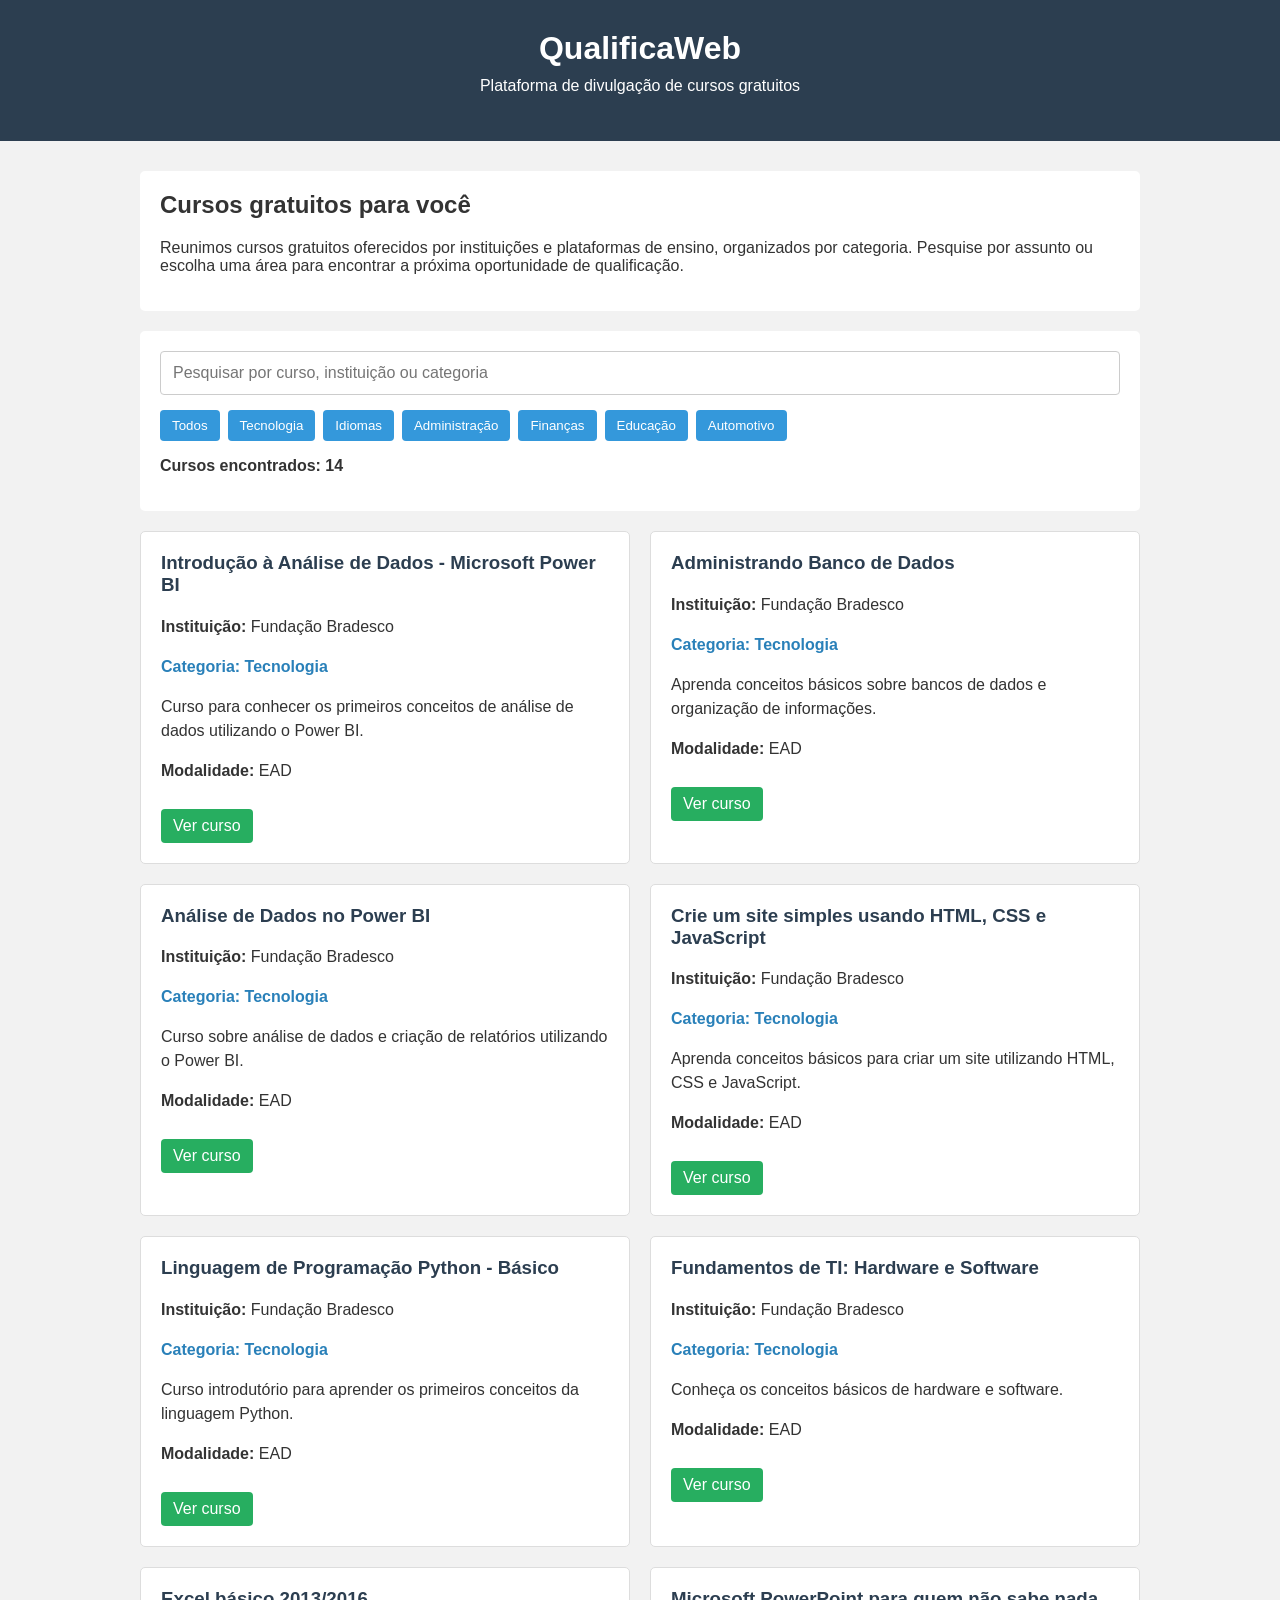
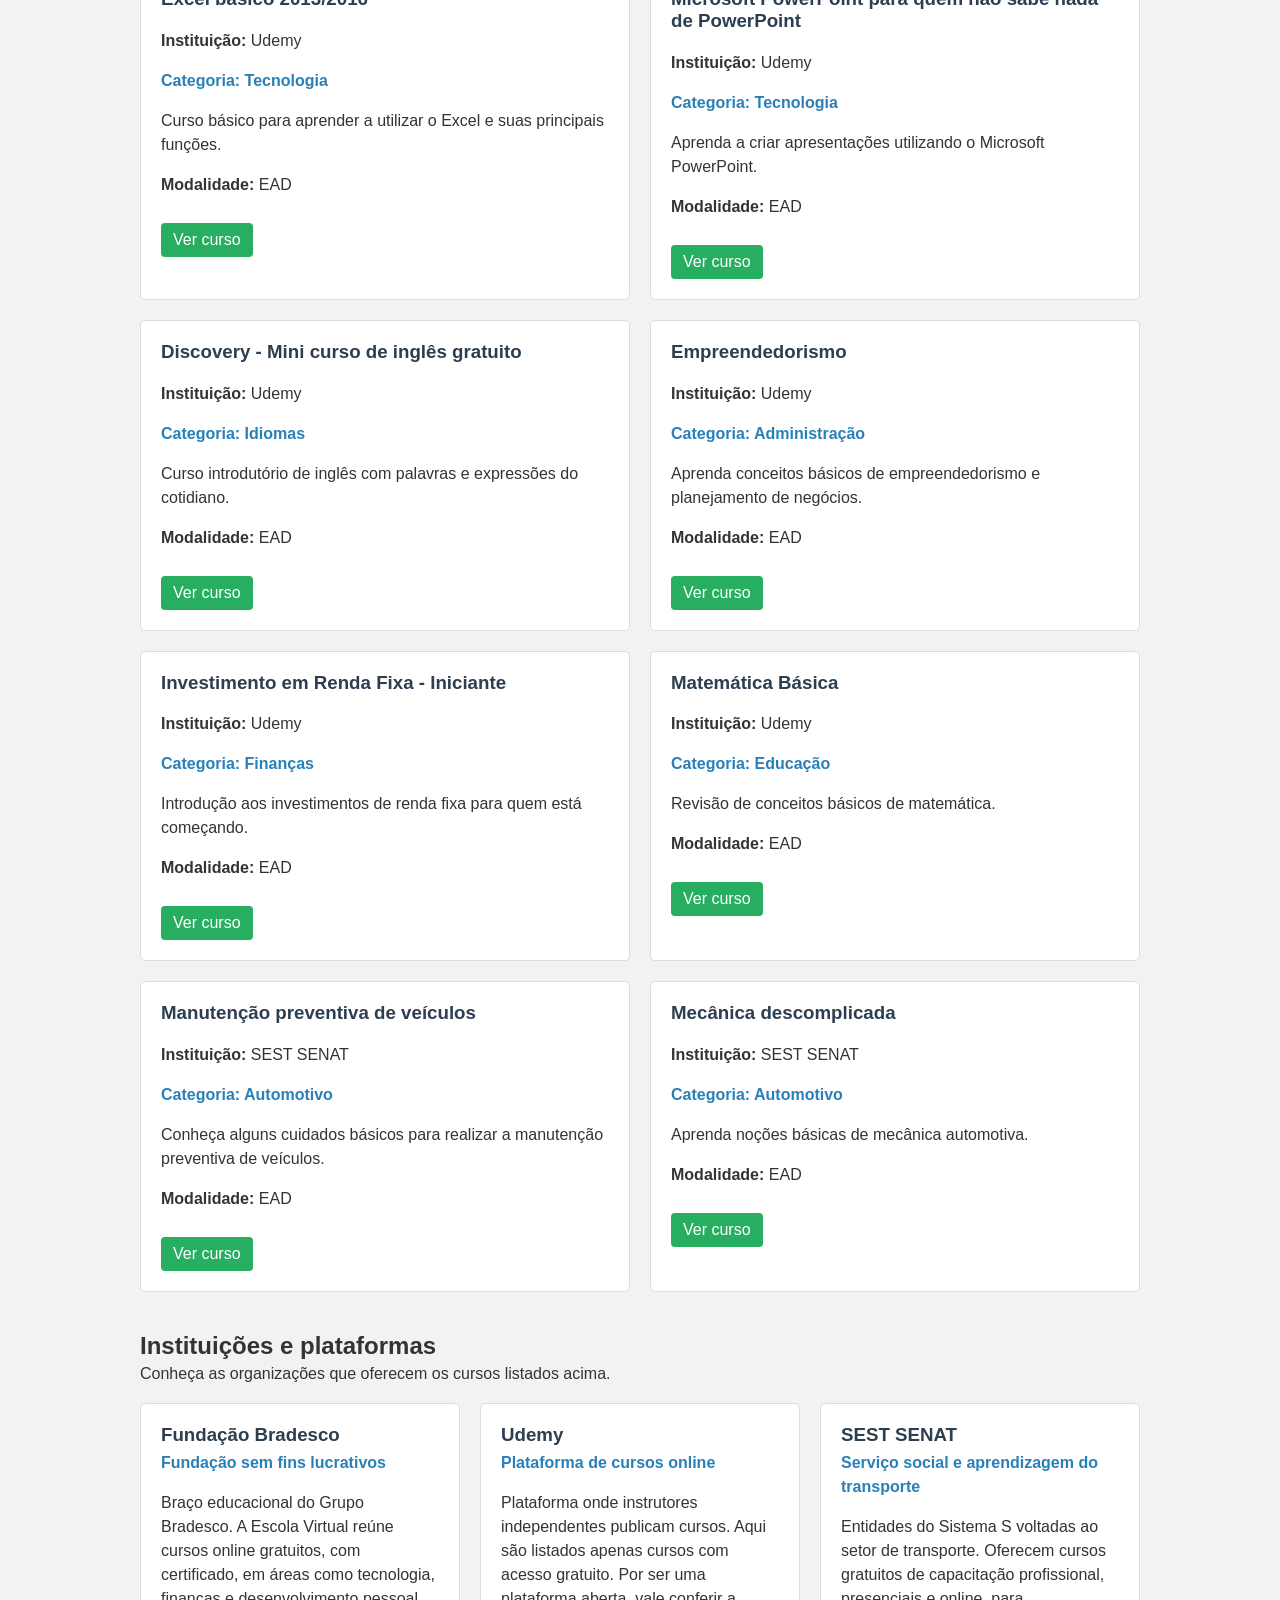
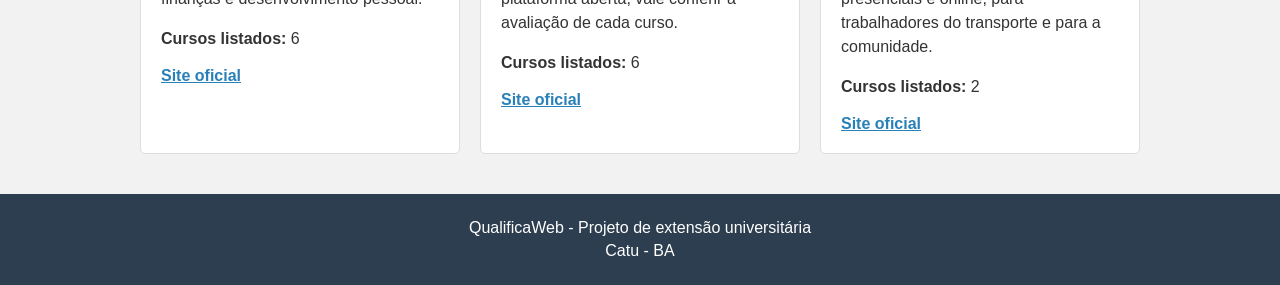
<file: index.html>
<!DOCTYPE html>
<html lang="pt-BR">
<head>
    <meta charset="UTF-8">
    <meta name="viewport" content="width=device-width, initial-scale=1.0">
    <title>QualificaWeb - Cursos Gratuitos</title>
    <link rel="stylesheet" href="style.css">
</head>
<body>

    <header>
        <h1>QualificaWeb</h1>
        <p>Plataforma de divulgação de cursos gratuitos</p>
    </header>

    <main>

        <section class="introducao">
            <h2>Cursos gratuitos para você</h2>
            <p>
                Reunimos cursos gratuitos oferecidos por instituições e plataformas
                de ensino, organizados por categoria. Pesquise por assunto ou escolha
                uma área para encontrar a próxima oportunidade de qualificação.
            </p>
        </section>

        <section class="filtros">
            <input type="text" id="campoBusca" placeholder="Pesquisar por curso, instituição ou categoria" aria-label="Pesquisar cursos">

            <div id="categorias">
                <button onclick="filtrarCategoria('Todos')">Todos</button>
                <button onclick="filtrarCategoria('Tecnologia')">Tecnologia</button>
                <button onclick="filtrarCategoria('Idiomas')">Idiomas</button>
                <button onclick="filtrarCategoria('Administração')">Administração</button>
                <button onclick="filtrarCategoria('Finanças')">Finanças</button>
                <button onclick="filtrarCategoria('Educação')">Educação</button>
                <button onclick="filtrarCategoria('Automotivo')">Automotivo</button>
            </div>

            <p id="quantidade"></p>
        </section>

        <section class="lista-cursos" id="listaCursos"></section>

        <div id="nenhumCurso">
            <p>Nenhum curso encontrado. Tente outra palavra ou escolha outra categoria.</p>
        </div>

        <section class="instituicoes" id="instituicoes">
            <h2>Instituições e plataformas</h2>
            <p>Conheça as organizações que oferecem os cursos listados acima.</p>
            <div class="lista-instituicoes" id="listaInstituicoes"></div>
        </section>

    </main>

    <footer>
        <p>QualificaWeb - Projeto de extensão universitária</p>
        <p>Catu - BA</p>
    </footer>

    <script src="script.js"></script>

</body>
</html>
</file>
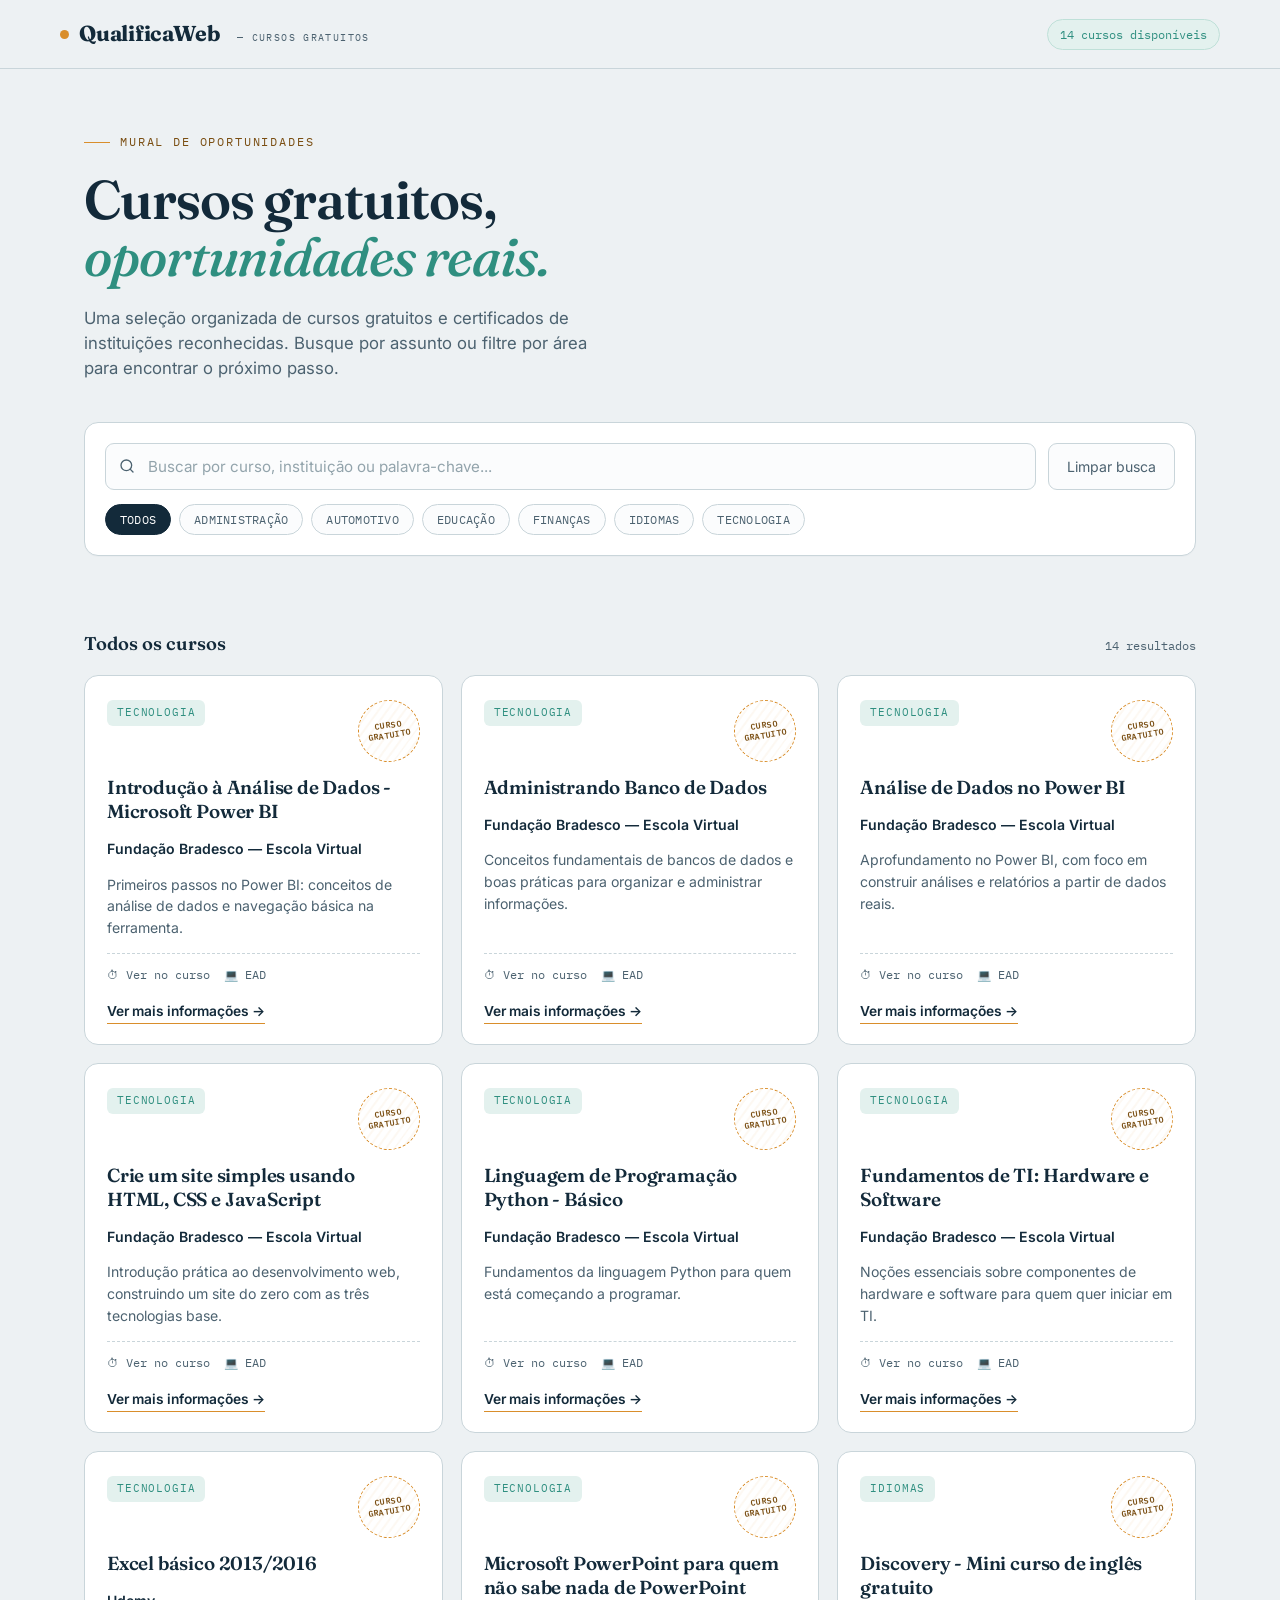
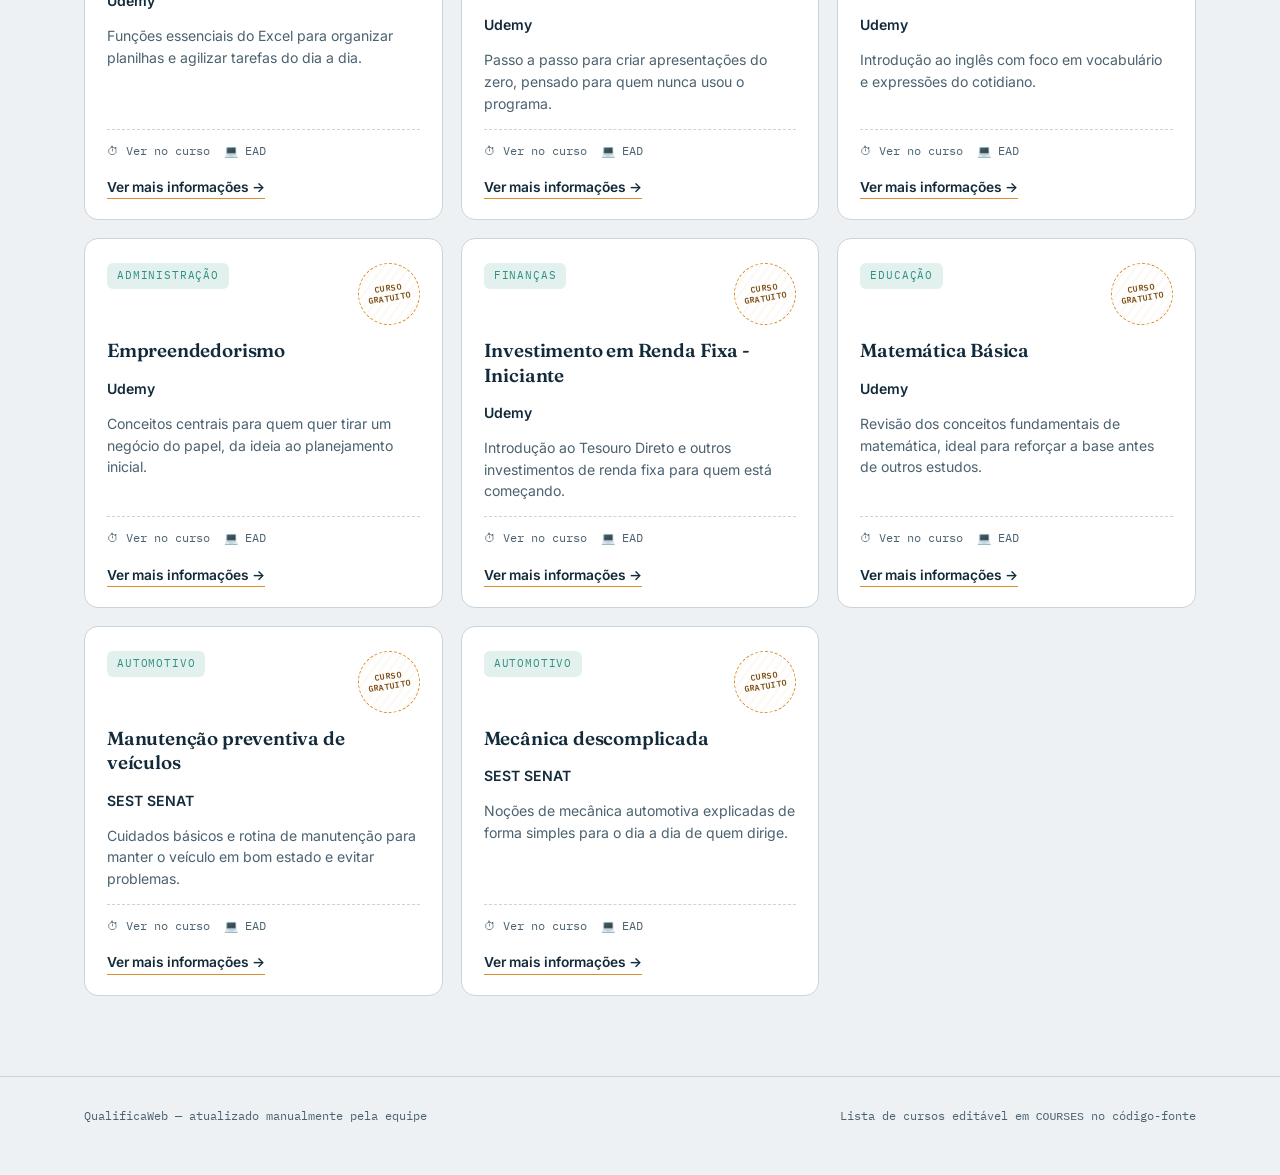
<file: Index.html>
<!DOCTYPE html>
<html lang="pt-BR">
<head>
<meta charset="UTF-8">
<meta name="viewport" content="width=device-width, initial-scale=1.0">
<title>QualificaWeb — Cursos gratuitos, oportunidades reais</title>
<link rel="preconnect" href="https://fonts.googleapis.com">
<link href="https://fonts.googleapis.com/css2?family=Fraunces:ital,opsz,wght@0,9..144,400;0,9..144,600;0,9..144,700;1,9..144,500&family=Inter:wght@400;500;600;700&family=IBM+Plex+Mono:wght@400;500&display=swap" rel="stylesheet">
<style>
  :root{
    --bg: #EDF1F3;
    --bg-card: #FFFFFF;
    --ink: #132A3A;
    --ink-soft: #4C6270;
    --line: #C9D5DA;
    --accent: #D98E2B;
    --accent-ink: #7A4E12;
    --teal: #2F8F80;
    --teal-bg: #E3F1EE;
    --coral: #C2542F;

    --display: 'Fraunces', serif;
    --body: 'Inter', sans-serif;
    --mono: 'IBM Plex Mono', monospace;
  }

  *{ box-sizing: border-box; margin:0; padding:0; }

  body{
    background: var(--bg);
    color: var(--ink);
    font-family: var(--body);
    line-height: 1.5;
    -webkit-font-smoothing: antialiased;
  }

  a{ color: inherit; }

  .wrap{
    max-width: 1160px;
    margin: 0 auto;
    padding: 0 24px;
  }

  /* ---------- HEADER ---------- */

  header.site{
    border-bottom: 1px solid var(--line);
    background: var(--bg);
    position: sticky;
    top: 0;
    z-index: 20;
  }

  .site-bar{
    display:flex;
    align-items:center;
    justify-content:space-between;
    padding: 18px 0;
  }

  .brand{
    display:flex;
    align-items:baseline;
    gap: 10px;
    font-family: var(--display);
    font-weight: 700;
    font-size: 1.35rem;
    letter-spacing: -0.01em;
  }

  .brand .dot{
    width: 9px; height:9px; border-radius:50%;
    background: var(--accent);
    display:inline-block;
    transform: translateY(-2px);
  }

  .brand small{
    font-family: var(--mono);
    font-weight: 400;
    font-size: 0.62rem;
    letter-spacing: 0.14em;
    text-transform: uppercase;
    color: var(--ink-soft);
  }

  .count-pill{
    font-family: var(--mono);
    font-size: 0.72rem;
    color: var(--teal);
    background: var(--teal-bg);
    border: 1px solid #bfe0d8;
    padding: 6px 12px;
    border-radius: 100px;
    white-space: nowrap;
  }

  /* ---------- HERO ---------- */

  .hero{
    padding: 64px 0 40px;
    position: relative;
    overflow: hidden;
  }

  .hero-eyebrow{
    font-family: var(--mono);
    font-size: 0.72rem;
    letter-spacing: 0.16em;
    text-transform: uppercase;
    color: var(--accent-ink);
    display:flex;
    align-items:center;
    gap:10px;
    margin-bottom: 20px;
  }

  .hero-eyebrow::before{
    content:"";
    width: 26px; height:1px;
    background: var(--accent);
  }

  h1.headline{
    font-family: var(--display);
    font-weight: 600;
    font-size: clamp(2.1rem, 5vw, 3.4rem);
    line-height: 1.06;
    letter-spacing: -0.02em;
    max-width: 15ch;
    color: var(--ink);
  }

  h1.headline em{
    font-style: italic;
    font-weight: 500;
    color: var(--teal);
  }

  .hero-sub{
    margin-top: 20px;
    max-width: 46ch;
    font-size: 1.05rem;
    color: var(--ink-soft);
  }

  /* ---------- SEARCH / FILTER BOARD ---------- */

  .board{
    margin-top: 40px;
    background: var(--bg-card);
    border: 1px solid var(--line);
    border-radius: 14px;
    padding: 20px;
    box-shadow: 0 1px 0 rgba(19,42,58,0.02);
  }

  .search-row{
    display:flex;
    gap: 12px;
    flex-wrap: wrap;
  }

  .search-input-wrap{
    flex: 1 1 260px;
    position: relative;
  }

  .search-input-wrap svg{
    position:absolute;
    left: 14px; top: 50%;
    transform: translateY(-50%);
    color: var(--ink-soft);
  }

  #searchInput{
    width: 100%;
    padding: 13px 16px 13px 42px;
    border: 1px solid var(--line);
    border-radius: 9px;
    font-family: var(--body);
    font-size: 0.95rem;
    background: #FBFCFD;
    color: var(--ink);
    outline: none;
    transition: border-color .15s ease, background .15s ease;
  }

  #searchInput:focus{
    border-color: var(--teal);
    background: #fff;
  }

  #searchInput::placeholder{ color: #93A4AC; }

  .clear-btn{
    border: 1px solid var(--line);
    background: #FBFCFD;
    color: var(--ink-soft);
    font-family: var(--body);
    font-size: 0.88rem;
    padding: 0 18px;
    border-radius: 9px;
    cursor: pointer;
    transition: background .15s ease, color .15s ease;
  }
  .clear-btn:hover{ background: #F1F4F5; color: var(--ink); }
  .clear-btn:focus-visible, #searchInput:focus-visible, .chip:focus-visible, .card-link:focus-visible{
    outline: 2px solid var(--teal);
    outline-offset: 2px;
  }

  .chip-row{
    margin-top: 14px;
    display:flex;
    gap: 8px;
    flex-wrap: wrap;
  }

  .chip{
    font-family: var(--mono);
    font-size: 0.76rem;
    letter-spacing: 0.02em;
    padding: 7px 14px;
    border-radius: 100px;
    border: 1px solid var(--line);
    background: #FBFCFD;
    color: var(--ink-soft);
    cursor: pointer;
    transition: all .15s ease;
    text-transform: uppercase;
  }

  .chip:hover{ border-color: var(--teal); color: var(--teal); }

  .chip.active{
    background: var(--ink);
    border-color: var(--ink);
    color: #fff;
  }

  /* ---------- RESULTS META ---------- */

  .results-meta{
    margin: 34px 0 18px;
    display:flex;
    align-items: baseline;
    justify-content: space-between;
    flex-wrap: wrap;
    gap: 8px;
  }

  .results-meta h2{
    font-family: var(--display);
    font-weight: 600;
    font-size: 1.15rem;
  }

  .results-meta .sub{
    font-family: var(--mono);
    font-size: 0.76rem;
    color: var(--ink-soft);
  }

  /* ---------- GRID / CARDS ---------- */

  .grid{
    display:grid;
    grid-template-columns: repeat(auto-fill, minmax(300px, 1fr));
    gap: 18px;
    padding-bottom: 80px;
  }

  .card{
    position: relative;
    background: var(--bg-card);
    border: 1px solid var(--line);
    border-radius: 14px;
    padding: 24px 22px 20px;
    display:flex;
    flex-direction: column;
    gap: 14px;
    transition: transform .18s ease, box-shadow .18s ease, border-color .18s ease;
  }

  .card:hover{
    transform: translateY(-3px);
    box-shadow: 0 14px 28px -18px rgba(19,42,58,0.35);
    border-color: #b8c7ce;
  }

  .card-top{
    display:flex;
    justify-content: space-between;
    align-items: flex-start;
    gap: 12px;
  }

  .cat-tag{
    font-family: var(--mono);
    font-size: 0.66rem;
    letter-spacing: 0.08em;
    text-transform: uppercase;
    color: var(--teal);
    background: var(--teal-bg);
    padding: 5px 10px;
    border-radius: 6px;
    white-space: nowrap;
  }

  /* signature stamp */
  .stamp{
    flex-shrink: 0;
    width: 62px; height: 62px;
    border-radius: 50%;
    border: 1.5px dashed var(--accent);
    color: var(--accent-ink);
    display:flex;
    align-items:center;
    justify-content:center;
    text-align:center;
    font-family: var(--mono);
    font-size: 0.52rem;
    letter-spacing: 0.05em;
    line-height: 1.15;
    text-transform: uppercase;
    transform: rotate(-9deg);
    background: repeating-linear-gradient(135deg, rgba(217,142,43,0.06) 0px, rgba(217,142,43,0.06) 2px, transparent 2px, transparent 7px);
    font-weight: 600;
  }

  .card-title{
    font-family: var(--display);
    font-weight: 600;
    font-size: 1.18rem;
    line-height: 1.28;
    letter-spacing: -0.01em;
  }

  .card-inst{
    font-size: 0.88rem;
    color: var(--ink-soft);
  }

  .card-inst strong{ color: var(--ink); font-weight: 600; }

  .card-desc{
    font-size: 0.88rem;
    color: var(--ink-soft);
    line-height: 1.55;
    flex: 1;
  }

  .card-meta{
    display:flex;
    gap: 14px;
    flex-wrap: wrap;
    font-family: var(--mono);
    font-size: 0.72rem;
    color: var(--ink-soft);
    border-top: 1px dashed var(--line);
    padding-top: 12px;
  }

  .card-meta span{ display:flex; align-items:center; gap:5px; }

  .card-link{
    margin-top: 4px;
    display:inline-flex;
    align-items:center;
    gap: 6px;
    font-size: 0.86rem;
    font-weight: 600;
    color: var(--ink);
    text-decoration: none;
    border-bottom: 1.5px solid var(--accent);
    width: fit-content;
    padding-bottom: 1px;
    transition: gap .15s ease;
  }
  .card-link:hover{ gap: 10px; }

  /* ---------- EMPTY STATE ---------- */

  .empty{
    display:none;
    padding: 70px 20px;
    text-align:center;
    border: 1px dashed var(--line);
    border-radius: 14px;
    margin-bottom: 80px;
  }

  .empty.show{ display:block; }

  .empty h3{
    font-family: var(--display);
    font-size: 1.3rem;
    margin-bottom: 8px;
  }

  .empty p{ color: var(--ink-soft); font-size: 0.92rem; }

  /* ---------- FOOTER ---------- */

  footer{
    border-top: 1px solid var(--line);
    padding: 30px 0 50px;
  }

  footer .wrap{
    display:flex;
    justify-content: space-between;
    align-items:center;
    flex-wrap: wrap;
    gap: 12px;
  }

  footer p{
    font-family: var(--mono);
    font-size: 0.72rem;
    color: var(--ink-soft);
  }

  @media (max-width: 560px){
    .hero{ padding: 44px 0 28px; }
    .search-row{ flex-direction: column; }
    .clear-btn{ padding: 12px; }
  }

  @media (prefers-reduced-motion: reduce){
    *{ transition: none !important; }
  }
</style>
</head>
<body>

<header class="site">
  <div class="wrap site-bar">
    <div class="brand">
      <span class="dot"></span>QualificaWeb
      <small>&nbsp;— cursos gratuitos</small>
    </div>
    <div class="count-pill" id="countPill">— cursos disponíveis</div>
  </div>
</header>

<section class="hero">
  <div class="wrap">
    <p class="hero-eyebrow">Mural de oportunidades</p>
    <h1 class="headline">Cursos gratuitos, <em>oportunidades reais.</em></h1>
    <p class="hero-sub">Uma seleção organizada de cursos gratuitos e certificados de instituições reconhecidas. Busque por assunto ou filtre por área para encontrar o próximo passo.</p>

    <div class="board">
      <div class="search-row">
        <div class="search-input-wrap">
          <svg width="16" height="16" viewBox="0 0 24 24" fill="none" stroke="currentColor" stroke-width="2" stroke-linecap="round" stroke-linejoin="round"><circle cx="11" cy="11" r="8"></circle><line x1="21" y1="21" x2="16.65" y2="16.65"></line></svg>
          <input type="text" id="searchInput" placeholder="Buscar por curso, instituição ou palavra-chave...">
        </div>
        <button class="clear-btn" id="clearBtn">Limpar busca</button>
      </div>
      <div class="chip-row" id="chipRow"></div>
    </div>
  </div>
</section>

<main class="wrap">
  <div class="results-meta">
    <h2 id="resultsTitle">Todos os cursos</h2>
    <span class="sub" id="resultsCount"></span>
  </div>

  <div class="grid" id="grid"></div>

  <div class="empty" id="emptyState">
    <h3>Nenhum curso encontrado</h3>
    <p>Tente outra palavra-chave ou remova o filtro de área selecionado.</p>
  </div>
</main>

<footer>
  <div class="wrap">
    <p>QualificaWeb — atualizado manualmente pela equipe</p>
    <p>Lista de cursos editável em <code>COURSES</code> no código-fonte</p>
  </div>
</footer>

<script>
/* =====================================================================
   LISTA DE CURSOS — edite este array para adicionar, remover ou alterar
   cursos. Cada objeto é um curso. Campos:
   - title: nome do curso
   - institution: quem oferece
   - category: uma das categorias usadas nos filtros (veja CATEGORIES)
   - description: resumo curto (1-2 frases)
   - duration: ex "20h", "3 semanas"
   - modality: "EAD" ou "Presencial"
   - link: URL para inscrição/mais informações
===================================================================== */

const COURSES = [
  {
    title: "Introdução à Análise de Dados - Microsoft Power BI",
    institution: "Fundação Bradesco — Escola Virtual",
    category: "Tecnologia",
    description: "Primeiros passos no Power BI: conceitos de análise de dados e navegação básica na ferramenta.",
    duration: "Ver no curso",
    modality: "EAD",
    link: "https://www.ev.org.br/cursos/introducao-a-analise-de-dados-microsoft-power-bi"
  },
  {
    title: "Administrando Banco de Dados",
    institution: "Fundação Bradesco — Escola Virtual",
    category: "Tecnologia",
    description: "Conceitos fundamentais de bancos de dados e boas práticas para organizar e administrar informações.",
    duration: "Ver no curso",
    modality: "EAD",
    link: "https://www.ev.org.br/cursos/administrando-banco-de-dados"
  },
  {
    title: "Análise de Dados no Power BI",
    institution: "Fundação Bradesco — Escola Virtual",
    category: "Tecnologia",
    description: "Aprofundamento no Power BI, com foco em construir análises e relatórios a partir de dados reais.",
    duration: "Ver no curso",
    modality: "EAD",
    link: "https://www.ev.org.br/cursos/analise-de-dados-no-power-bi"
  },
  {
    title: "Crie um site simples usando HTML, CSS e JavaScript",
    institution: "Fundação Bradesco — Escola Virtual",
    category: "Tecnologia",
    description: "Introdução prática ao desenvolvimento web, construindo um site do zero com as três tecnologias base.",
    duration: "Ver no curso",
    modality: "EAD",
    link: "https://www.ev.org.br/cursos/crie-um-site-simples-usando-html-css-e-javascript"
  },
  {
    title: "Linguagem de Programação Python - Básico",
    institution: "Fundação Bradesco — Escola Virtual",
    category: "Tecnologia",
    description: "Fundamentos da linguagem Python para quem está começando a programar.",
    duration: "Ver no curso",
    modality: "EAD",
    link: "https://www.ev.org.br/cursos/linguagem-de-programacao-python-basico"
  },
  {
    title: "Fundamentos de TI: Hardware e Software",
    institution: "Fundação Bradesco — Escola Virtual",
    category: "Tecnologia",
    description: "Noções essenciais sobre componentes de hardware e software para quem quer iniciar em TI.",
    duration: "Ver no curso",
    modality: "EAD",
    link: "https://www.ev.org.br/cursos/fundamentos-de-ti-hardware-e-software"
  },
  {
    title: "Excel básico 2013/2016",
    institution: "Udemy",
    category: "Tecnologia",
    description: "Funções essenciais do Excel para organizar planilhas e agilizar tarefas do dia a dia.",
    duration: "Ver no curso",
    modality: "EAD",
    link: "https://www.udemy.com/course/excel-basico-20132016/"
  },
  {
    title: "Microsoft PowerPoint para quem não sabe nada de PowerPoint",
    institution: "Udemy",
    category: "Tecnologia",
    description: "Passo a passo para criar apresentações do zero, pensado para quem nunca usou o programa.",
    duration: "Ver no curso",
    modality: "EAD",
    link: "https://www.udemy.com/course/powerpoint-para-quem-nao-sabe-nada-de-powerpoint/"
  },
  {
    title: "Discovery - Mini curso de inglês gratuito",
    institution: "Udemy",
    category: "Idiomas",
    description: "Introdução ao inglês com foco em vocabulário e expressões do cotidiano.",
    duration: "Ver no curso",
    modality: "EAD",
    link: "https://www.udemy.com/course/mini-curso-de-ingles-gratuito/"
  },
  {
    title: "Empreendedorismo",
    institution: "Udemy",
    category: "Administração",
    description: "Conceitos centrais para quem quer tirar um negócio do papel, da ideia ao planejamento inicial.",
    duration: "Ver no curso",
    modality: "EAD",
    link: "https://www.udemy.com/course/curso-de-empreendedorismo/"
  },
  {
    title: "Investimento em Renda Fixa - Iniciante",
    institution: "Udemy",
    category: "Finanças",
    description: "Introdução ao Tesouro Direto e outros investimentos de renda fixa para quem está começando.",
    duration: "Ver no curso",
    modality: "EAD",
    link: "https://www.udemy.com/course/tesouro-direto-intermediario-e-avancado/"
  },
  {
    title: "Matemática Básica",
    institution: "Udemy",
    category: "Educação",
    description: "Revisão dos conceitos fundamentais de matemática, ideal para reforçar a base antes de outros estudos.",
    duration: "Ver no curso",
    modality: "EAD",
    link: "https://www.udemy.com/course/matematica-basica-denis-wiener/"
  },
  {
    title: "Manutenção preventiva de veículos",
    institution: "SEST SENAT",
    category: "Automotivo",
    description: "Cuidados básicos e rotina de manutenção para manter o veículo em bom estado e evitar problemas.",
    duration: "Ver no curso",
    modality: "EAD",
    link: "https://digital.sestsenat.org.br/cursos/manutencao-preventiva-de-veiculos"
  },
  {
    title: "Mecânica descomplicada",
    institution: "SEST SENAT",
    category: "Automotivo",
    description: "Noções de mecânica automotiva explicadas de forma simples para o dia a dia de quem dirige.",
    duration: "Ver no curso",
    modality: "EAD",
    link: "https://digital.sestsenat.org.br/cursos/mecanica-descomplicada"
  }
];

const CATEGORIES = ["Todos", ...Array.from(new Set(COURSES.map(c => c.category))).sort()];

/* ===================================================================== */

let activeCategory = "Todos";
let searchTerm = "";

const grid = document.getElementById('grid');
const chipRow = document.getElementById('chipRow');
const emptyState = document.getElementById('emptyState');
const resultsTitle = document.getElementById('resultsTitle');
const resultsCount = document.getElementById('resultsCount');
const countPill = document.getElementById('countPill');
const searchInput = document.getElementById('searchInput');
const clearBtn = document.getElementById('clearBtn');

function renderChips(){
  chipRow.innerHTML = "";
  CATEGORIES.forEach(cat => {
    const chip = document.createElement('button');
    chip.className = 'chip' + (cat === activeCategory ? ' active' : '');
    chip.textContent = cat;
    chip.setAttribute('type', 'button');
    chip.addEventListener('click', () => {
      activeCategory = cat;
      renderChips();
      renderGrid();
    });
    chipRow.appendChild(chip);
  });
}

function stampWords(){
  return ["Curso", "Gratuito"];
}

function cardHTML(course){
  const [w1, w2] = stampWords();
  return `
    <article class="card">
      <div class="card-top">
        <span class="cat-tag">${course.category}</span>
        <div class="stamp" aria-hidden="true">${w1}<br>${w2}</div>
      </div>
      <h3 class="card-title">${course.title}</h3>
      <p class="card-inst"><strong>${course.institution}</strong></p>
      <p class="card-desc">${course.description}</p>
      <div class="card-meta">
        <span>⏱ ${course.duration}</span>
        <span>💻 ${course.modality}</span>
      </div>
      <a class="card-link" href="${course.link}" target="_blank" rel="noopener noreferrer">
        Ver mais informações →
      </a>
    </article>
  `;
}

function renderGrid(){
  const term = searchTerm.trim().toLowerCase();

  const filtered = COURSES.filter(c => {
    const matchesCategory = activeCategory === "Todos" || c.category === activeCategory;
    const haystack = (c.title + " " + c.institution + " " + c.description + " " + c.category).toLowerCase();
    const matchesSearch = term === "" || haystack.includes(term);
    return matchesCategory && matchesSearch;
  });

  grid.innerHTML = filtered.map(cardHTML).join("");
  emptyState.classList.toggle('show', filtered.length === 0);

  resultsTitle.textContent = activeCategory === "Todos" ? "Todos os cursos" : activeCategory;
  resultsCount.textContent = `${filtered.length} ${filtered.length === 1 ? 'resultado' : 'resultados'}`;
}

searchInput.addEventListener('input', (e) => {
  searchTerm = e.target.value;
  renderGrid();
});

clearBtn.addEventListener('click', () => {
  searchTerm = "";
  searchInput.value = "";
  activeCategory = "Todos";
  renderChips();
  renderGrid();
  searchInput.focus();
});

countPill.textContent = `${COURSES.length} cursos disponíveis`;
renderChips();
renderGrid();
</script>

</body>
</html>
</file>
<file: style.css>
body {
    margin: 0;
    font-family: Arial, sans-serif;
    background-color: #f2f2f2;
    color: #333;
}

header {
    background-color: #2c3e50;
    color: white;
    text-align: center;
    padding: 30px;
}

header h1 {
    margin: 0;
}

header p {
    margin-top: 10px;
}

main {
    width: 90%;
    max-width: 1000px;
    margin: 30px auto;
}

.introducao {
    background-color: white;
    padding: 20px;
    border-radius: 5px;
    margin-bottom: 20px;
}

.introducao h2 {
    margin-top: 0;
}

.filtros {
    background-color: white;
    padding: 20px;
    border-radius: 5px;
    margin-bottom: 20px;
}

#campoBusca {
    width: 100%;
    padding: 12px;
    box-sizing: border-box;
    border: 1px solid #ccc;
    border-radius: 4px;
    margin-bottom: 15px;
    font-size: 16px;
}

#categorias {
    display: flex;
    flex-wrap: wrap;
    gap: 8px;
}

#categorias button {
    padding: 8px 12px;
    border: none;
    background-color: #3498db;
    color: white;
    border-radius: 4px;
    cursor: pointer;
}

#categorias button:hover {
    background-color: #2980b9;
}

#quantidade {
    font-weight: bold;
}

.lista-cursos {
    display: grid;
    grid-template-columns: repeat(2, 1fr);
    gap: 20px;
}

.curso {
    background-color: white;
    padding: 20px;
    border-radius: 5px;
    border: 1px solid #ddd;
}

.curso h3 {
    margin-top: 0;
    color: #2c3e50;
}

.curso p {
    line-height: 1.5;
}

.categoria {
    color: #2980b9;
    font-weight: bold;
}

.curso a {
    display: inline-block;
    margin-top: 10px;
    padding: 8px 12px;
    background-color: #27ae60;
    color: white;
    text-decoration: none;
    border-radius: 4px;
}

.curso a:hover {
    background-color: #219150;
}

#nenhumCurso {
    display: none;
    background-color: white;
    padding: 20px;
    text-align: center;
}

footer {
    background-color: #2c3e50;
    color: white;
    text-align: center;
    padding: 20px;
    margin-top: 40px;
}

footer p {
    margin: 5px;
}

@media (max-width: 700px) {

    .lista-cursos {
        grid-template-columns: 1fr;
    }

}

/* ---------- Instituições ---------- */

.instituicoes {
    margin-top: 40px;
}

.instituicoes h2 {
    margin-bottom: 5px;
}

.instituicoes > p {
    margin-top: 0;
    margin-bottom: 20px;
}

.lista-instituicoes {
    display: grid;
    grid-template-columns: repeat(3, 1fr);
    gap: 20px;
}

.instituicao {
    background-color: white;
    padding: 20px;
    border-radius: 5px;
    border: 1px solid #ddd;
}

.instituicao h3 {
    margin-top: 0;
    margin-bottom: 5px;
    color: #2c3e50;
}

.instituicao .tipo {
    color: #2980b9;
    font-weight: bold;
    margin-top: 0;
}

.instituicao p {
    line-height: 1.5;
}

.instituicao a {
    color: #2980b9;
    font-weight: bold;
}

@media (max-width: 900px) {

    .lista-instituicoes {
        grid-template-columns: 1fr;
    }

}
</file>
